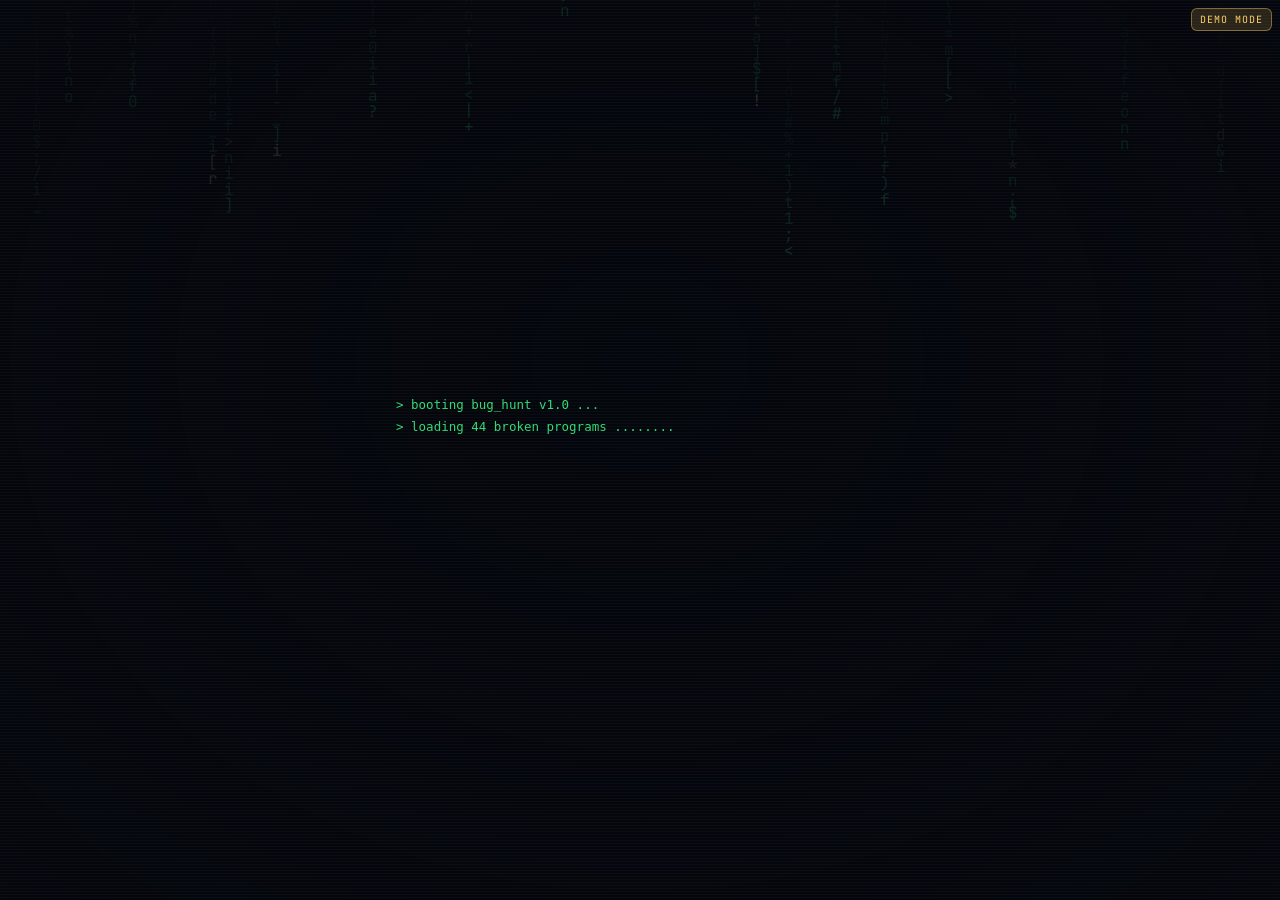
<file: bughunt/bughunt/index.html>
<!doctype html>
<html lang="en">
<head>
<meta charset="utf-8">
<meta name="viewport" content="width=device-width, initial-scale=1, maximum-scale=1, user-scalable=no, viewport-fit=cover">
<meta name="theme-color" content="#05070d">
<title>Bug Hunt · OSCode CIT</title>
<link rel="preconnect" href="https://fonts.googleapis.com">
<link rel="preconnect" href="https://fonts.gstatic.com" crossorigin>
<link href="https://fonts.googleapis.com/css2?family=JetBrains+Mono:wght@400;600;800&family=Space+Grotesk:wght@500;700&display=swap" rel="stylesheet">
<link rel="stylesheet" href="theme.css">
<style>
  body { overflow-x: hidden; }
  #app { position: relative; z-index: 1; max-width: 520px; margin: 0 auto; min-height: 100vh; min-height: 100dvh;
    padding: max(16px, env(safe-area-inset-top)) 16px max(16px, env(safe-area-inset-bottom)); display: flex; flex-direction: column; }
  .screen { display: none; flex: 1; flex-direction: column; justify-content: center; gap: 18px; }
  .screen.active { display: flex; animation: screenIn .5s cubic-bezier(.2,.8,.2,1); }
  @keyframes screenIn { from { opacity: 0; transform: translateY(16px); filter: blur(6px); } to { opacity: 1; transform: none; filter: none; } }
  .hidden { display: none !important; }

  /* Buttons */
  .btn { font: 700 16px var(--mono); padding: 16px 18px; border-radius: 12px; border: 1px solid var(--green);
    background: rgba(57,255,136,.08); color: var(--green); cursor: pointer; letter-spacing: .5px;
    transition: transform .12s, box-shadow .2s, background .2s; width: 100%; }
  .btn:active { transform: scale(.97); }
  .btn.primary { background: var(--green); color: #03140a; box-shadow: 0 0 30px rgba(57,255,136,.45), inset 0 -3px 0 rgba(0,0,0,.18); }
  .btn.primary:hover { box-shadow: 0 0 44px rgba(57,255,136,.65), inset 0 -3px 0 rgba(0,0,0,.18); }
  .btn.ghost { border-color: rgba(255,255,255,.14); color: var(--muted); background: rgba(255,255,255,.02); }

  /* Boot */
  #bootlog { color: var(--green); font-size: 12.5px; line-height: 1.75; white-space: pre-wrap; min-height: 112px; opacity: .85; }
  .club { color: var(--cyan); font-size: 12px; letter-spacing: 3px; text-transform: uppercase; }
  h1.glitch { font-size: clamp(46px, 15vw, 76px); letter-spacing: -2px; margin: 8px 0 6px; }
  .tag { color: var(--text); font: 500 17px var(--sans); opacity: .9; }
  .chips { display: flex; flex-wrap: wrap; gap: 8px; margin: 14px 0 22px; }
  .chip { font-size: 11px; padding: 6px 10px; border: 1px solid rgba(255,255,255,.12); border-radius: 999px; color: var(--muted); background: rgba(255,255,255,.03); }
  .chip b { color: var(--green); font-weight: 600; }

  /* Name */
  .prompt { color: var(--muted); font-size: 13px; letter-spacing: 1px; }
  .prompt b { color: var(--green); }
  .inputwrap { display: flex; align-items: center; gap: 10px; border-bottom: 2px solid var(--green); padding: 6px 2px;
    box-shadow: 0 10px 30px -18px var(--green); }
  .inputwrap span { color: var(--green); font-size: 22px; font-weight: 800; }
  #nameInput { flex: 1; font: 700 22px var(--mono); background: transparent; border: 0; outline: 0; color: #fff; caret-color: var(--green); padding: 8px 0; min-width: 0; }
  #nameInput::placeholder { color: #3a4659; }
  .err { color: var(--red); font-size: 12px; min-height: 16px; }

  /* Mode cards */
  h2.title { font: 700 26px var(--sans); color: #fff; }
  h2.title small { display: block; font: 400 13px var(--mono); color: var(--muted); margin-top: 6px; }
  .modes { display: grid; gap: 12px; }
  .mode { --accent: var(--green); position: relative; overflow: hidden; display: flex; align-items: center; gap: 14px; text-align: left;
    padding: 16px; border-radius: 16px; border: 1px solid rgba(255,255,255,.09); background: var(--panel); color: var(--text);
    cursor: pointer; transition: transform .15s, border-color .2s, box-shadow .2s; backdrop-filter: blur(8px); }
  .mode:hover, .mode:focus-visible { border-color: var(--accent); box-shadow: 0 0 0 1px var(--accent), 0 0 30px -8px var(--accent); outline: none; }
  .mode:active { transform: scale(.98); }
  .mode::after { content: ''; position: absolute; top: 0; bottom: 0; width: 60%; left: -80%;
    background: linear-gradient(100deg, transparent, rgba(255,255,255,.07), transparent); animation: sweep 3.6s infinite; }
  .mode:nth-child(2)::after { animation-delay: .6s; } .mode:nth-child(3)::after { animation-delay: 1.2s; }
  @keyframes sweep { 0% { left: -80%; } 40%, 100% { left: 130%; } }
  .mode .ic { flex: none; width: 54px; height: 54px; border-radius: 14px; display: grid; place-items: center; font: 800 18px var(--mono);
    color: var(--accent); background: color-mix(in srgb, var(--accent) 12%, transparent); border: 1px solid color-mix(in srgb, var(--accent) 35%, transparent); }
  .mode b { display: block; font: 700 19px var(--sans); color: #fff; }
  .mode small { color: var(--muted); font-size: 12px; }
  .mode .go { margin-left: auto; color: var(--accent); font-size: 20px; }
  .mode[data-mode="py"] { --accent: var(--yellow); }
  .mode[data-mode="c"] { --accent: var(--cyan); }
  .mode[data-mode="mix"] { --accent: var(--purple); }
  .rules { display: grid; grid-template-columns: 1fr 1fr; gap: 8px; }
  .rule { font-size: 11.5px; color: var(--muted); padding: 10px; border-radius: 10px; background: rgba(255,255,255,.03); border: 1px solid rgba(255,255,255,.06); }
  .rule b { display: block; color: var(--text); font-size: 13px; margin-bottom: 2px; }
  .pbline { text-align: center; color: var(--muted); font-size: 12px; }
  .pbline b { color: var(--yellow); }
  .linkbtn { background: none; border: 0; color: var(--muted); text-decoration: underline; font-size: 12px; cursor: pointer; }

  /* Countdown */
  #s-count { align-items: center; }
  #countNum { font: 800 150px var(--mono); color: var(--green); text-shadow: 0 0 40px rgba(57,255,136,.7); }
  #countNum.go { font-size: 90px; color: var(--yellow); text-shadow: 0 0 40px rgba(255,209,102,.7); }
  .pop { animation: pop .75s cubic-bezier(.2,.8,.2,1) forwards; }
  @keyframes pop { 0% { transform: scale(2.4); opacity: 0; filter: blur(12px); } 35% { transform: scale(1); opacity: 1; filter: none; } 80% { opacity: 1; } 100% { transform: scale(.85); opacity: 0; } }
  .count-sub { color: var(--muted); font-size: 13px; letter-spacing: 2px; }

  /* Game */
  #s-game { justify-content: flex-start; gap: 12px; padding-top: 4px; }
  .hud { display: grid; grid-template-columns: 1fr auto 1fr; align-items: end; gap: 8px; }
  .lbl { font-size: 10px; color: var(--muted); letter-spacing: 2px; text-transform: uppercase; }
  #score { font: 800 30px var(--mono); color: var(--green); text-shadow: 0 0 16px rgba(57,255,136,.45); display: inline-block; }
  #score.bump { animation: bump .35s; }
  @keyframes bump { 40% { transform: scale(1.3); } }
  .tbox { text-align: center; }
  #timer { font: 800 44px var(--mono); color: #fff; line-height: 1; }
  #timer.warn { color: var(--red); animation: pulse .5s infinite alternate; }
  @keyframes pulse { to { transform: scale(1.08); text-shadow: 0 0 20px rgba(255,77,109,.8); } }
  .sbox { text-align: right; }
  #streak { font: 800 20px var(--mono); color: var(--yellow); transition: transform .2s; }
  #mult { font-size: 11px; color: var(--yellow); opacity: .8; }
  .tbar { height: 6px; border-radius: 6px; background: rgba(255,255,255,.07); overflow: hidden; }
  .tbar i { display: block; height: 100%; width: 100%; transform-origin: left; background: linear-gradient(90deg, var(--cyan), var(--green)); box-shadow: 0 0 14px var(--green); }
  .tbar.warn i { background: linear-gradient(90deg, var(--red), var(--yellow)); box-shadow: 0 0 14px var(--red); }

  .card { background: rgba(9,14,25,.94); border: 1px solid rgba(255,255,255,.08); border-radius: 16px; overflow: hidden;
    box-shadow: 0 24px 60px rgba(0,0,0,.55), 0 0 0 1px rgba(57,255,136,.05), 0 0 50px -20px rgba(34,211,238,.4); }
  .card.shake { animation: shake .4s; }
  @keyframes shake { 20% { transform: translateX(-8px); } 40% { transform: translateX(7px); } 60% { transform: translateX(-5px); } 80% { transform: translateX(3px); } }
  .card.slide { animation: slideIn .35s cubic-bezier(.2,.8,.2,1); }
  @keyframes slideIn { from { opacity: 0; transform: translateX(30px) scale(.98); } }
  .card-head { display: flex; align-items: center; gap: 7px; padding: 11px 14px; background: rgba(255,255,255,.03); border-bottom: 1px solid rgba(255,255,255,.06); font-size: 12px; color: var(--muted); }
  .dot { width: 10px; height: 10px; border-radius: 50%; }
  .card-head .file { margin-left: 8px; color: var(--text); }
  .card-head .num { margin-left: auto; color: var(--green); }
  .lang-py .file::before { content: '🐍 '; } .lang-c .file::before { content: '⚙️ '; }
  .lines { padding: 8px 0; }
  .line { display: flex; align-items: flex-start; width: 100%; min-height: 42px; text-align: left; background: transparent; border: 0;
    border-left: 3px solid transparent; color: var(--text); font: 400 clamp(12.5px, 3.8vw, 15.5px)/1.55 var(--mono);
    padding: 9px 12px 9px 0; cursor: pointer; transition: background .15s; position: relative; }
  .line .ln { width: 36px; flex: none; text-align: right; padding-right: 12px; color: #3a4860; user-select: none; }
  .line .code { flex: 1; white-space: pre-wrap; word-break: break-word; }
  .line:active { background: rgba(255,255,255,.06); }
  @media (hover: hover) { .line:hover { background: rgba(34,211,238,.07); border-left-color: rgba(34,211,238,.5); } }
  .lines.enter .line { animation: lineIn .38s both; animation-delay: calc(var(--i) * 45ms); }
  @keyframes lineIn { from { opacity: 0; transform: translateX(-14px); filter: blur(3px); } }
  .line.ok { background: rgba(57,255,136,.15) !important; border-left-color: var(--green) !important; }
  .line.ok .ln { color: var(--green); }
  .line.bad { background: rgba(255,77,109,.17) !important; border-left-color: var(--red) !important; animation: shake .35s !important; }
  .line.dim { opacity: .35; }
  .line.ok::after { content: '✓ bug'; position: absolute; right: 10px; top: 9px; font-size: 11px; color: var(--green); font-weight: 800; }
  .fixbar { min-height: 52px; display: flex; align-items: center; gap: 8px; padding: 12px 14px; font-size: 13px; line-height: 1.45;
    border-top: 1px solid rgba(255,255,255,.06); color: var(--muted); }
  .fixbar.good { color: var(--green); background: rgba(57,255,136,.06); }
  .fixbar.bad { color: #ff9aae; background: rgba(255,77,109,.06); }
  .gamefoot { display: flex; justify-content: space-between; align-items: center; gap: 10px; }
  .gamefoot .hint { color: var(--muted); font-size: 11.5px; }
  #btnSkip { width: auto; padding: 10px 16px; font-size: 13px; }

  .float { position: fixed; z-index: 70; pointer-events: none; font: 800 24px var(--mono); animation: floatUp .95s cubic-bezier(.2,.8,.2,1) forwards; transform: translate(-50%, -50%); }
  @keyframes floatUp { to { transform: translate(-50%, -140%); opacity: 0; } }
  .combo { position: fixed; z-index: 70; left: 50%; top: 42%; transform: translate(-50%,-50%); pointer-events: none;
    font: 800 34px var(--mono); color: var(--yellow); text-shadow: 0 0 30px rgba(255,209,102,.8); animation: comboPop 1s forwards; white-space: nowrap; }
  @keyframes comboPop { 0% { opacity: 0; transform: translate(-50%,-50%) scale(.4); } 25% { opacity: 1; transform: translate(-50%,-50%) scale(1.1); } 70% { opacity: 1; } 100% { opacity: 0; transform: translate(-50%,-90%) scale(1); } }
  .flash-red { position: fixed; inset: 0; z-index: 40; pointer-events: none; box-shadow: inset 0 0 120px rgba(255,77,109,.55); animation: fade .5s forwards; }
  @keyframes fade { to { opacity: 0; } }

  /* Results */
  #s-result { text-align: center; }
  #s-result h2.glitch { font-size: clamp(38px, 12vw, 54px); }
  .final { font: 800 clamp(72px, 24vw, 108px) var(--mono); color: #fff; line-height: 1; text-shadow: 0 0 40px rgba(57,255,136,.5); }
  .final small { font-size: 18px; color: var(--muted); margin-left: 6px; }
  .pb-banner { display: inline-block; margin: 0 auto; padding: 8px 16px; border-radius: 999px; font-weight: 800; font-size: 13px; letter-spacing: 2px;
    color: #1a1200; background: linear-gradient(90deg, var(--yellow), #ffe9a8, var(--yellow)); background-size: 200% 100%; animation: shine 1.5s linear infinite;
    box-shadow: 0 0 30px rgba(255,209,102,.6); }
  @keyframes shine { to { background-position: -200% 0; } }
  .stats { display: grid; grid-template-columns: repeat(4, 1fr); gap: 8px; }
  .stat { padding: 12px 6px; border-radius: 12px; background: var(--panel); border: 1px solid rgba(255,255,255,.07); }
  .stat b { display: block; font-size: 20px; color: #fff; }
  .stat span { font-size: 9.5px; color: var(--muted); letter-spacing: 1px; text-transform: uppercase; }
  .rankbox { padding: 16px; border-radius: 14px; border: 1px solid var(--edge); background: rgba(57,255,136,.05); font-size: 14px; line-height: 1.6; }
  .rankbox .big { font: 800 30px var(--mono); color: var(--green); }
  .rankbox .note { color: var(--muted); font-size: 12px; }
  .rankbox.err { border-color: rgba(255,77,109,.4); background: rgba(255,77,109,.06); color: #ffb3c1; }
  .row2 { display: grid; grid-template-columns: 1fr 1fr; gap: 10px; }
  .demo-badge { position: fixed; top: 8px; right: 8px; z-index: 80; font-size: 10px; padding: 4px 8px; border-radius: 6px; background: rgba(255,209,102,.15); color: var(--yellow); border: 1px solid rgba(255,209,102,.4); letter-spacing: 1px; }
</style>
</head>
<body>
<canvas id="matrix" class="matrix"></canvas>
<div class="vignette"></div>
<div class="scanlines"></div>

<main id="app">
  <!-- BOOT / TITLE -->
  <section class="screen active" id="s-boot">
    <pre id="bootlog"></pre>
    <div id="titleWrap" class="hidden">
      <div class="club" id="clubName">OSCode CIT // presents</div>
      <h1 class="glitch" data-text="BUG_HUNT">BUG_HUNT</h1>
      <p class="tag">Find the bug. Fix the code. Top the board.</p>
      <div class="chips">
        <span class="chip"><b>60s</b> per game</span>
        <span class="chip"><b>Python</b> or <b>C</b></span>
        <span class="chip">no coding needed</span>
      </div>
      <button class="btn primary" id="btnStart">[ start hunting ]</button>
    </div>
  </section>

  <!-- NAME -->
  <section class="screen" id="s-name">
    <div class="prompt"><b>&gt;</b> whoami</div>
    <h2 class="title">Pick a hacker name<small>This shows up on the big screen. Keep it friendly!</small></h2>
    <div class="inputwrap"><span>$</span><input id="nameInput" maxlength="16" autocomplete="off" autocapitalize="off" autocorrect="off" spellcheck="false" placeholder="code_ninja" enterkeyhint="go"></div>
    <div class="err" id="nameErr"></div>
    <button class="btn primary" id="btnName">continue →</button>
  </section>

  <!-- MODE -->
  <section class="screen" id="s-mode">
    <h2 class="title">Choose your language<small id="helloName">hey there</small></h2>
    <div class="modes">
      <button class="mode" data-mode="py"><span class="ic">.py</span><span><b>Python</b><small>Friendliest. Great if you're new.</small></span><span class="go">›</span></button>
      <button class="mode" data-mode="c"><span class="ic">.c</span><span><b>C</b><small>Semicolons, brackets &amp; printf.</small></span><span class="go">›</span></button>
      <button class="mode" data-mode="mix"><span class="ic">{ }</span><span><b>Mixed</b><small>Both languages, random order.</small></span><span class="go">›</span></button>
    </div>
    <div class="rules">
      <div class="rule"><b>👆 Tap the bug</b>Tap the one line that's broken</div>
      <div class="rule"><b>+10 per bug</b>Streak of 3 = 1.5×, 5 = 2×</div>
      <div class="rule"><b>✗ Wrong tap</b>Lose <span id="penTxt">3</span> seconds</div>
      <div class="rule"><b>⏭ Skip</b>Stuck? Skip it, no penalty</div>
    </div>
    <div class="pbline">your best: <b id="pbMode">0</b> pts · <button class="linkbtn" id="btnRename">change name</button></div>
  </section>

  <!-- COUNTDOWN -->
  <section class="screen" id="s-count">
    <div id="countNum">3</div>
    <div class="count-sub">GET READY</div>
  </section>

  <!-- GAME -->
  <section class="screen" id="s-game">
    <div class="hud">
      <div><div class="lbl">score</div><span id="score">0</span></div>
      <div class="tbox"><div class="lbl">time</div><div id="timer">60</div></div>
      <div class="sbox"><div class="lbl">streak</div><div id="streak">0</div><div id="mult">&nbsp;</div></div>
    </div>
    <div class="tbar" id="tbar"><i id="tfill"></i></div>
    <div class="card" id="card">
      <div class="card-head" id="cardHead">
        <span class="dot" style="background:#ff5f57"></span><span class="dot" style="background:#febc2e"></span><span class="dot" style="background:#28c840"></span>
        <span class="file" id="fileName">main.py</span><span class="num" id="bugNum">bug #1</span>
      </div>
      <div class="lines" id="lines"></div>
      <div class="fixbar" id="fixbar">👆 Tap the line that has the bug</div>
    </div>
    <div class="gamefoot">
      <span class="hint" id="gameHint">Only one line is wrong.</span>
      <button class="btn ghost" id="btnSkip">skip ⏭</button>
    </div>
  </section>

  <!-- RESULT -->
  <section class="screen" id="s-result">
    <h2 class="glitch" data-text="TIME_UP">TIME_UP</h2>
    <div class="final"><span id="finalScore">0</span><small>pts</small></div>
    <div><span id="pbBanner" class="pb-banner hidden">★ NEW HIGH SCORE ★</span></div>
    <div class="stats">
      <div class="stat"><b id="stFixed">0</b><span>bugs found</span></div>
      <div class="stat"><b id="stAcc">0%</b><span>accuracy</span></div>
      <div class="stat"><b id="stStreak">0</b><span>best streak</span></div>
      <div class="stat"><b id="stBest">0</b><span>your best</span></div>
    </div>
    <div class="rankbox" id="rankBox">uploading score…</div>
    <div class="row2">
      <button class="btn primary" id="btnAgain">play again ↻</button>
      <button class="btn" id="btnChange">change lang</button>
    </div>
  </section>
</main>

<script src="config.js"></script>
<script src="questions.js"></script>
<script src="api.js"></script>
<script src="fx.js"></script>
<script>
(function () {
  const C = BH.config;
  const ROUND = (C.ROUND_SECONDS || 60) * 1000;
  const PEN = (C.WRONG_PENALTY_SECONDS || 3) * 1000;
  const $ = s => document.querySelector(s);
  const sleep = ms => new Promise(r => setTimeout(r, ms));

  FX.matrix($('#matrix'), { fps: 18 });
  if (!BH.live) { const b = document.createElement('div'); b.className = 'demo-badge'; b.textContent = 'DEMO MODE'; document.body.appendChild(b); }
  $('#clubName').textContent = (C.CLUB_NAME || 'OSCode CIT') + ' // presents';
  $('#penTxt').textContent = C.WRONG_PENALTY_SECONDS || 3;

  // ---------- player identity ----------
  let pid = BH.lsGet('bh_pid', null);
  if (!pid) { pid = (crypto.randomUUID ? crypto.randomUUID() : Date.now().toString(36) + Math.random().toString(36).slice(2)); BH.lsSet('bh_pid', pid); }
  const S = { name: BH.lsGet('bh_name', ''), mode: 'py' };

  function show(id) { document.querySelectorAll('.screen').forEach(s => s.classList.toggle('active', s.id === id)); window.scrollTo(0, 0); }

  // ---------- syntax highlighting ----------
  const KW = {
    py: new Set('def return if elif else for while in import from as and or not True False None class pass break continue'.split(' ')),
    c: new Set('int float char double void return if else for while do break continue struct const unsigned long short'.split(' ')),
  };
  function hl(src, lang) {
    if (lang === 'c' && /^\s*#/.test(src)) return '<span class="t-pp">' + BH.esc(src) + '</span>';
    const re = lang === 'py'
      ? /(#.*$)|("[^"]*"?|'[^']*'?)|(\b\d+(?:\.\d+)?\b)|([A-Za-z_]\w*)|([\s\S])/g
      : /(\/\/.*$)|("[^"]*"?|'[^']*'?)|(\b\d+(?:\.\d+)?\b)|([A-Za-z_]\w*)|([\s\S])/g;
    let out = '', m;
    while ((m = re.exec(src))) {
      const [t, com, str, num, id] = m;
      const e = BH.esc(t);
      if (com) out += '<span class="t-com">' + e + '</span>';
      else if (str) out += '<span class="t-str">' + e + '</span>';
      else if (num) out += '<span class="t-num">' + e + '</span>';
      else if (id) {
        if (KW[lang].has(id)) out += '<span class="t-kw">' + e + '</span>';
        else if (src[re.lastIndex] === '(') out += '<span class="t-fn">' + e + '</span>';
        else out += e;
      } else out += e;
    }
    return out;
  }

  // ---------- boot ----------
  let skipBoot = false;
  const total = QUESTIONS.py.length + QUESTIONS.c.length;
  const bootLines = [
    '> booting bug_hunt v1.0 ...',
    '> loading ' + total + ' broken programs ........ ok',
    '> warning: chocolate at stake 🍫',
    '> leaderboard: ' + (BH.live ? 'online ●' : 'demo mode (local)'),
    '> ready.',
  ];
  async function boot() {
    const el = $('#bootlog');
    for (const line of bootLines) {
      for (const ch of line) { el.textContent += ch; if (!skipBoot) await sleep(14); }
      el.textContent += '\n'; if (!skipBoot) await sleep(110);
    }
    $('#titleWrap').classList.remove('hidden');
    $('#titleWrap').animate([{ opacity: 0, transform: 'translateY(12px)' }, { opacity: 1, transform: 'none' }], { duration: 500, easing: 'cubic-bezier(.2,.8,.2,1)' });
  }
  $('#s-boot').addEventListener('pointerdown', () => { skipBoot = true; });
  boot();

  $('#btnStart').onclick = () => {
    if (S.name) { goMode(); } else { show('s-name'); setTimeout(() => $('#nameInput').focus(), 300); }
  };

  // ---------- name ----------
  $('#nameInput').value = S.name;
  function saveName() {
    const v = $('#nameInput').value.trim().replace(/\s+/g, ' ');
    if (v.length < 2) { $('#nameErr').textContent = 'At least 2 characters please'; return; }
    if (v.length > 16) { $('#nameErr').textContent = 'Max 16 characters'; return; }
    $('#nameErr').textContent = '';
    S.name = v; BH.lsSet('bh_name', v);
    $('#nameInput').blur();
    goMode();
  }
  $('#btnName').onclick = saveName;
  $('#nameInput').addEventListener('keydown', e => { if (e.key === 'Enter') saveName(); });
  $('#btnRename').onclick = () => { show('s-name'); setTimeout(() => $('#nameInput').focus(), 300); };

  // ---------- mode ----------
  function goMode() {
    $('#helloName').textContent = 'hey ' + S.name + ', pick one to start';
    $('#pbMode').textContent = BH.lsGet('bh_best', 0);
    show('s-mode');
  }
  document.querySelectorAll('.mode').forEach(b => b.onclick = () => { S.mode = b.dataset.mode; countdown(); });

  // ---------- countdown ----------
  async function countdown() {
    show('s-count');
    const el = $('#countNum');
    for (const v of ['3', '2', '1', 'HUNT!']) {
      el.textContent = v; el.classList.toggle('go', v === 'HUNT!');
      el.classList.remove('pop'); void el.offsetWidth; el.classList.add('pop');
      await sleep(v === 'HUNT!' ? 600 : 750);
    }
    startGame();
  }

  // ---------- game ----------
  const G = {};
  function shuffle(a) { for (let i = a.length - 1; i > 0; i--) { const j = (Math.random() * (i + 1)) | 0; [a[i], a[j]] = [a[j], a[i]]; } return a; }
  function buildQueue() {
    const tag = (arr, lang) => arr.map(q => Object.assign({ lang }, q));
    if (G.mode === 'py') return shuffle(tag(QUESTIONS.py, 'py'));
    if (G.mode === 'c') return shuffle(tag(QUESTIONS.c, 'c'));
    return shuffle(tag(QUESTIONS.py, 'py').concat(tag(QUESTIONS.c, 'c')));
  }

  function startGame() {
    Object.assign(G, { mode: S.mode, score: 0, streak: 0, bestStreak: 0, correct: 0, attempts: 0, n: 0,
      remaining: ROUND, running: true, paused: false, queue: buildQueue(), qi: 0, last: performance.now() });
    $('#score').textContent = '0'; updateStreak();
    show('s-game');
    nextQuestion(true);
    requestAnimationFrame(loop);
  }

  function loop(t) {
    if (!G.running) return;
    const dt = Math.min(100, t - G.last); G.last = t;
    if (!G.paused && !document.hidden) G.remaining -= dt;
    renderTimer();
    if (G.remaining <= 0 && !G.paused) { endGame(); return; }
    requestAnimationFrame(loop);
  }

  function renderTimer() {
    const r = Math.max(0, G.remaining);
    const secs = Math.ceil(r / 1000);
    const tEl = $('#timer');
    if (tEl.textContent !== String(secs)) tEl.textContent = secs;
    const warn = r <= 10000;
    tEl.classList.toggle('warn', warn);
    $('#tbar').classList.toggle('warn', warn);
    $('#tfill').style.transform = 'scaleX(' + (r / ROUND) + ')';
  }

  function nextQuestion(first) {
    if (G.qi >= G.queue.length) { G.queue = buildQueue(); G.qi = 0; }
    const q = G.current = G.queue[G.qi++];
    G.n++;
    $('#cardHead').className = 'card-head lang-' + q.lang;
    $('#fileName').textContent = q.lang === 'py' ? 'main.py' : 'main.c';
    $('#bugNum').textContent = 'bug #' + G.n;
    const box = $('#lines');
    box.innerHTML = q.code.map((line, i) =>
      '<button class="line" data-i="' + i + '" style="--i:' + i + '"><span class="ln">' + (i + 1) + '</span><span class="code">' + (hl(line, q.lang) || ' ') + '</span></button>'
    ).join('');
    box.classList.remove('enter'); void box.offsetWidth; box.classList.add('enter');
    const fb = $('#fixbar'); fb.className = 'fixbar'; fb.textContent = '👆 Tap the line that has the bug';
    if (!first) { const card = $('#card'); card.classList.remove('slide'); void card.offsetWidth; card.classList.add('slide'); }
  }

  function floatText(txt, x, y, color) {
    const f = document.createElement('div'); f.className = 'float'; f.textContent = txt;
    f.style.left = x + 'px'; f.style.top = y + 'px'; f.style.color = color;
    f.style.textShadow = '0 0 18px ' + color;
    document.body.appendChild(f); setTimeout(() => f.remove(), 1000);
  }
  function combo(txt) {
    const c = document.createElement('div'); c.className = 'combo'; c.textContent = txt;
    document.body.appendChild(c); setTimeout(() => c.remove(), 1000);
  }
  function updateStreak() {
    const m = G.streak >= 5 ? 2 : G.streak >= 3 ? 1.5 : 1;
    $('#streak').textContent = (G.streak >= 3 ? '🔥 ' : '') + G.streak;
    $('#mult').textContent = m > 1 ? m + '× points' : ' ';
    return m;
  }

  $('#lines').addEventListener('click', e => {
    const btn = e.target.closest('.line');
    if (!btn || !G.running || G.paused) return;
    const i = +btn.dataset.i, q = G.current;
    const rect = btn.getBoundingClientRect();
    const fb = $('#fixbar');
    G.attempts++;
    G.paused = true;
    const lines = [...document.querySelectorAll('#lines .line')];

    if (i === q.bug) {
      G.correct++; G.streak++; G.bestStreak = Math.max(G.bestStreak, G.streak);
      const mult = updateStreak();
      const pts = Math.round(10 * mult);
      G.score += pts;
      const sc = $('#score'); sc.textContent = G.score; sc.classList.remove('bump'); void sc.offsetWidth; sc.classList.add('bump');
      btn.classList.add('ok');
      lines.forEach((l, k) => { if (k !== i) l.classList.add('dim'); });
      fb.className = 'fixbar good'; fb.textContent = '✓ ' + q.fix;
      floatText('+' + pts, rect.left + rect.width * 0.7, rect.top + rect.height / 2, '#39ff88');
      FX.burst(rect.left + rect.width * 0.5, rect.top + rect.height / 2, {});
      if (G.streak === 3) combo('🔥 ON FIRE 1.5×');
      else if (G.streak === 5) combo('⚡ UNSTOPPABLE 2×');
      else if (G.streak > 5 && G.streak % 5 === 0) combo('👾 ' + G.streak + ' IN A ROW');
      if (navigator.vibrate) navigator.vibrate(20);
      setTimeout(resume, 900);
    } else {
      G.streak = 0; updateStreak();
      G.remaining -= PEN;
      btn.classList.add('bad');
      lines[q.bug].classList.add('ok');
      lines.forEach((l, k) => { if (k !== i && k !== q.bug) l.classList.add('dim'); });
      fb.className = 'fixbar bad'; fb.textContent = '✗ Bug was on line ' + (q.bug + 1) + ': ' + q.fix;
      const card = $('#card'); card.classList.remove('shake'); void card.offsetWidth; card.classList.add('shake');
      const tr = $('#timer').getBoundingClientRect();
      floatText('−' + (PEN / 1000) + 's', tr.left + tr.width / 2, tr.bottom + 10, '#ff4d6d');
      const fl = document.createElement('div'); fl.className = 'flash-red'; document.body.appendChild(fl); setTimeout(() => fl.remove(), 520);
      if (navigator.vibrate) navigator.vibrate([60, 40, 60]);
      setTimeout(resume, 1900);
    }
  });

  function resume() {
    if (!G.running) return;
    G.paused = false;
    if (G.remaining <= 0) { endGame(); return; }
    nextQuestion(false);
  }

  $('#btnSkip').onclick = () => {
    if (!G.running || G.paused) return;
    G.streak = 0; updateStreak();
    nextQuestion(false);
  };

  // ---------- results ----------
  async function endGame() {
    if (!G.running) return;
    G.running = false;
    const prevBest = BH.lsGet('bh_best', 0);
    const isPB = G.score > prevBest && G.score > 0;
    const best = Math.max(prevBest, G.score);
    BH.lsSet('bh_best', best);

    show('s-result');
    $('#pbBanner').classList.toggle('hidden', !isPB);
    $('#stFixed').textContent = G.correct;
    $('#stAcc').textContent = (G.attempts ? Math.round(100 * G.correct / G.attempts) : 0) + '%';
    $('#stStreak').textContent = G.bestStreak;
    $('#stBest').textContent = best;
    countUp($('#finalScore'), G.score);
    if (isPB) setTimeout(() => FX.confetti(180), 500);

    G.row = { player_id: pid, name: S.name, score: G.score, mode: G.mode, correct: G.correct };
    sync();
  }

  function countUp(el, to) {
    const dur = 900, t0 = performance.now();
    (function step(t) {
      const p = Math.min(1, (t - t0) / dur), e = 1 - Math.pow(1 - p, 3);
      el.textContent = Math.round(to * e);
      if (p < 1) requestAnimationFrame(step);
    })(t0);
  }

  async function sync() {
    const box = $('#rankBox');
    box.className = 'rankbox'; box.innerHTML = 'uploading score<span class="caret"></span>';
    try {
      await BH.submit(G.row);
      const ranked = BH.bestPerPlayer(await BH.all());
      const idx = ranked.findIndex(r => r.player_id === pid);
      const rank = idx + 1, totalP = ranked.length;
      let html = '<div class="big">#' + rank + '</div>out of ' + totalP + ' hunter' + (totalP === 1 ? '' : 's');
      if (rank === 1) html += '<div class="note">👑 You\'re leading! Check the big screen 🍫</div>';
      else if (rank <= 3) html += '<div class="note">🍫 Chocolate zone! Can you take #1? Leader has ' + ranked[0].score + ' pts</div>';
      else if (rank <= 10) html += '<div class="note">You\'re on the big screen! #1 has ' + ranked[0].score + ' pts</div>';
      else if (ranked[9]) html += '<div class="note">Top 10 needs ' + (ranked[9].score + 1) + ' pts. One more try?</div>';
      box.innerHTML = html;
    } catch (e) {
      box.className = 'rankbox err';
      box.innerHTML = 'Couldn\'t reach the leaderboard (check Wi-Fi/data).<br><button class="btn" id="btnRetry" style="margin-top:10px">retry upload</button>';
      $('#btnRetry').onclick = sync;
    }
  }

  $('#btnAgain').onclick = () => countdown();
  $('#btnChange').onclick = () => goMode();
})();
</script>
</body>
</html>
</file>
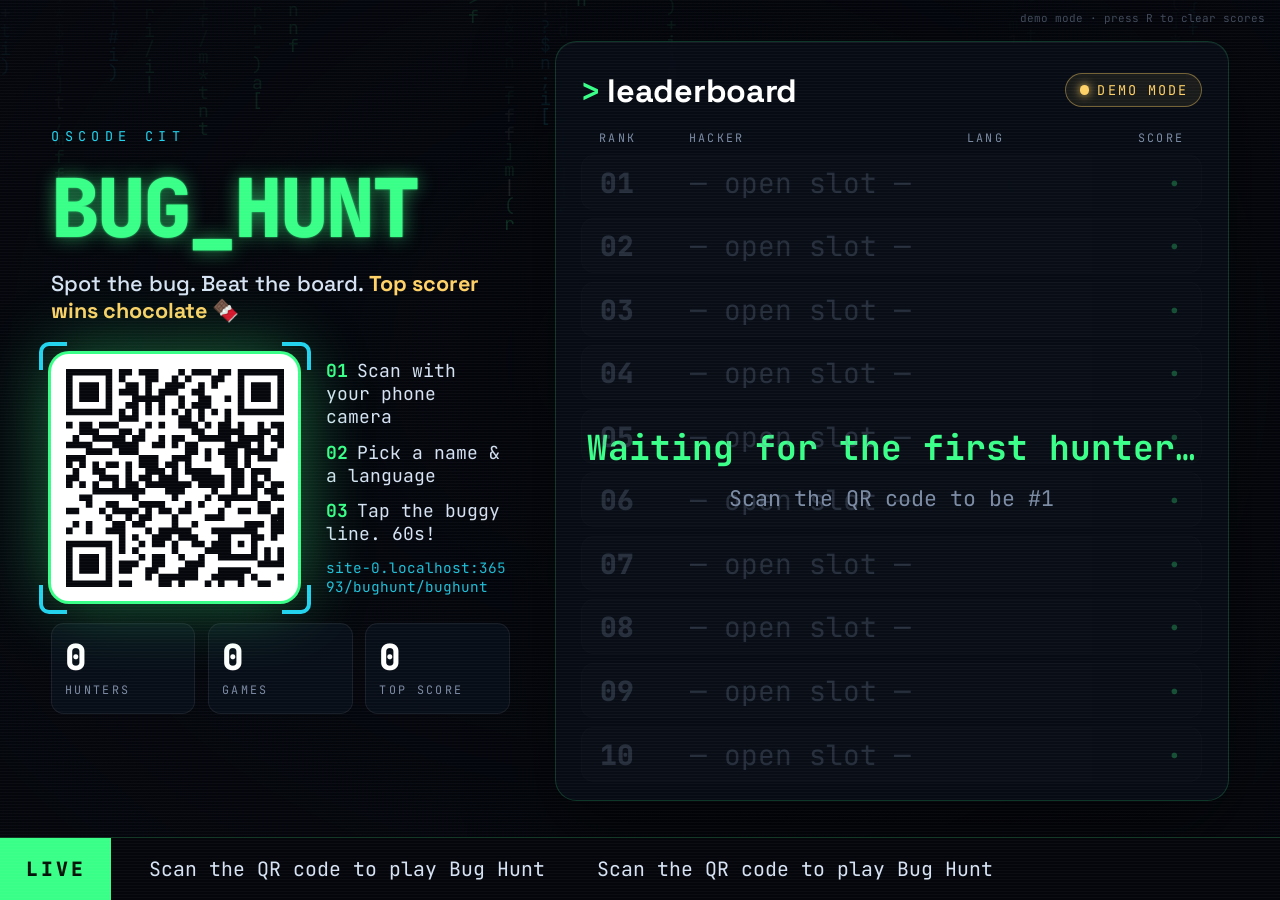
<file: bughunt/bughunt/board.html>
<!doctype html>
<html lang="en">
<head>
<meta charset="utf-8">
<meta name="viewport" content="width=device-width, initial-scale=1">
<title>Bug Hunt · Leaderboard</title>
<link rel="preconnect" href="https://fonts.googleapis.com">
<link rel="preconnect" href="https://fonts.gstatic.com" crossorigin>
<link href="https://fonts.googleapis.com/css2?family=JetBrains+Mono:wght@400;600;800&family=Space+Grotesk:wght@500;700&display=swap" rel="stylesheet">
<link rel="stylesheet" href="theme.css">
<style>
  html, body { height: 100%; overflow: hidden; }
  .wrap { position: relative; z-index: 1; height: 100vh; display: grid; grid-template-columns: minmax(0, .85fr) minmax(0, 1.25fr);
    gap: 3.5vw; padding: 4.5vh 4vw 11vh; }

  /* LEFT */
  .left { display: flex; flex-direction: column; justify-content: center; gap: 2.4vh; min-width: 0; }
  .club { color: var(--cyan); font-size: clamp(12px, 1.5vh, 20px); letter-spacing: .4em; text-transform: uppercase; }
  h1.glitch { font-size: clamp(44px, 9vh, 120px); letter-spacing: -.04em; }
  .tag { font: 500 clamp(15px, 2.4vh, 30px) var(--sans); color: var(--text); }
  .tag b { color: var(--yellow); }
  .qrzone { display: flex; align-items: center; gap: 2.2vw; margin-top: 1vh; }
  .qr-frame { position: relative; padding: 1.6vh; background: #fff; border-radius: 2vh; flex: none;
    box-shadow: 0 0 0 3px var(--green), 0 0 70px rgba(57,255,136,.4); animation: breathe 3s ease-in-out infinite; }
  @keyframes breathe { 50% { box-shadow: 0 0 0 3px var(--green), 0 0 110px rgba(57,255,136,.6); } }
  #qr { line-height: 0; }
  #qr img, #qr canvas { display: block; }
  .scanline { position: absolute; left: 1vh; right: 1vh; height: 4px; border-radius: 4px; background: var(--green);
    box-shadow: 0 0 18px 4px rgba(57,255,136,.7); animation: scan 2.4s ease-in-out infinite alternate; opacity: .85; }
  @keyframes scan { from { top: 8%; } to { top: 90%; } }
  .corner { position: absolute; width: 3.2vh; height: 3.2vh; border: 4px solid var(--cyan); }
  .c1 { top: -1.4vh; left: -1.4vh; border-right: 0; border-bottom: 0; border-radius: 10px 0 0 0; }
  .c2 { top: -1.4vh; right: -1.4vh; border-left: 0; border-bottom: 0; border-radius: 0 10px 0 0; }
  .c3 { bottom: -1.4vh; left: -1.4vh; border-right: 0; border-top: 0; border-radius: 0 0 0 10px; }
  .c4 { bottom: -1.4vh; right: -1.4vh; border-left: 0; border-top: 0; border-radius: 0 0 10px 0; }
  .scanhow { display: flex; flex-direction: column; gap: 1.4vh; min-width: 0; flex: 1; }
  .step { font-size: clamp(13px, 2vh, 26px); color: var(--text); }
  .step b { color: var(--green); margin-right: .5em; }
  .url { font-size: clamp(11px, 1.6vh, 20px); color: var(--cyan); word-break: break-all; opacity: .9; }
  .stats { display: grid; grid-template-columns: repeat(3, 1fr); gap: 1vw; }
  .stat { padding: 1.6vh 1vw; border-radius: 1.4vh; background: var(--panel); border: 1px solid rgba(255,255,255,.07); }
  .stat b { display: block; font: 800 clamp(20px, 4vh, 52px) var(--mono); color: #fff; line-height: 1.1; }
  .stat span { font-size: clamp(9px, 1.3vh, 15px); color: var(--muted); letter-spacing: .2em; text-transform: uppercase; }

  /* RIGHT */
  .right { display: flex; flex-direction: column; min-width: 0; min-height: 0; background: rgba(8,13,24,.78); border: 1px solid var(--edge);
    border-radius: 2.4vh; padding: 3vh 2vw 2vh; backdrop-filter: blur(10px);
    box-shadow: 0 30px 80px rgba(0,0,0,.6), inset 0 1px 0 rgba(255,255,255,.04); }
  .rhead { display: flex; align-items: center; gap: 1vw; margin-bottom: 2vh; }
  .rhead h2 { font: 700 clamp(18px, 3.6vh, 46px) var(--sans); color: #fff; letter-spacing: -.01em; }
  .rhead .prompt { color: var(--green); font-family: var(--mono); }
  .pill { margin-left: auto; display: inline-flex; align-items: center; gap: .6em; font-size: clamp(10px, 1.5vh, 18px); padding: .5em 1em; border-radius: 999px;
    border: 1px solid rgba(57,255,136,.4); color: var(--green); background: rgba(57,255,136,.08); letter-spacing: .15em; }
  .pill i { width: .7em; height: .7em; border-radius: 50%; background: currentColor; box-shadow: 0 0 10px currentColor; animation: blink 1.2s steps(1) infinite; }
  .pill.demo { color: var(--yellow); border-color: rgba(255,209,102,.4); background: rgba(255,209,102,.08); }
  .pill.off { color: var(--red); border-color: rgba(255,77,109,.4); background: rgba(255,77,109,.08); }
  .cols { display: grid; grid-template-columns: 6vw 1fr 7vw 9vw; gap: 1vw; padding: 0 1.4vw 1vh; font-size: clamp(9px, 1.3vh, 15px); color: var(--muted); letter-spacing: .2em; text-transform: uppercase; }
  .cols span:last-child { text-align: right; }
  #list { position: relative; flex: 1; min-height: 0; display: flex; flex-direction: column; gap: .9vh; }
  .row { display: grid; grid-template-columns: 6vw 1fr 7vw 9vw; gap: 1vw; align-items: center; flex: 1; max-height: 7.2vh;
    padding: 0 1.4vw; border-radius: 1.4vh; background: rgba(255,255,255,.03); border: 1px solid rgba(255,255,255,.05);
    font-size: clamp(14px, 3.1vh, 40px); will-change: transform; }
  .row .rk { font-weight: 800; color: var(--muted); }
  .row .nm { color: #fff; white-space: nowrap; overflow: hidden; text-overflow: ellipsis; font-weight: 600; }
  .row .md { font-size: .5em; justify-self: start; padding: .35em .8em; border-radius: 999px; border: 1px solid rgba(255,255,255,.14); color: var(--muted); letter-spacing: .1em; }
  .row .md.py { color: var(--yellow); border-color: rgba(255,209,102,.4); }
  .row .md.c { color: var(--cyan); border-color: rgba(34,211,238,.4); }
  .row .md.mix { color: var(--purple); border-color: rgba(179,136,255,.4); }
  .row .sc { text-align: right; font-weight: 800; color: var(--green); font-variant-numeric: tabular-nums; }
  .row.r1 { background: linear-gradient(90deg, rgba(255,209,102,.22), rgba(255,209,102,.03)); border-color: rgba(255,209,102,.55); box-shadow: 0 0 40px -10px rgba(255,209,102,.5); }
  .row.r1 .rk, .row.r1 .sc { color: var(--yellow); }
  .row.r2 { background: linear-gradient(90deg, rgba(215,227,244,.14), rgba(215,227,244,.02)); border-color: rgba(215,227,244,.35); }
  .row.r3 { background: linear-gradient(90deg, rgba(255,160,100,.16), rgba(255,160,100,.02)); border-color: rgba(255,160,100,.4); }
  .row.empty { opacity: .28; }
  .row.empty .nm { color: var(--muted); font-weight: 400; }
  .waiting { position: absolute; inset: 0; display: grid; place-items: center; text-align: center; color: var(--muted); font-size: clamp(14px, 2.4vh, 30px); pointer-events: none; }
  .waiting b { color: var(--green); display: block; font-size: 1.6em; margin-bottom: .4em; }

  /* Ticker */
  .ticker { position: fixed; left: 0; right: 0; bottom: 0; height: 7vh; z-index: 2; display: flex; align-items: center; overflow: hidden;
    background: rgba(5,7,13,.92); border-top: 1px solid var(--edge); font-size: clamp(12px, 2.2vh, 28px); }
  .ticker .label { flex: none; height: 100%; display: flex; align-items: center; padding: 0 2vw; background: var(--green); color: #03140a; font-weight: 800; letter-spacing: .15em; z-index: 1; }
  .ticker .track { display: flex; gap: 4vw; white-space: nowrap; padding-left: 3vw; animation: marquee 40s linear infinite; }
  .ticker .track span b { color: var(--green); }
  .ticker .track span em { color: var(--muted); font-style: normal; }
  @keyframes marquee { from { transform: translateX(0); } to { transform: translateX(-50%); } }

  /* New leader overlay */
  .announce { position: fixed; inset: 0; z-index: 55; display: grid; place-items: center; background: rgba(5,7,13,.78); backdrop-filter: blur(6px);
    opacity: 0; pointer-events: none; transition: opacity .35s; }
  .announce.on { opacity: 1; }
  .announce .inner { text-align: center; transform: scale(.8); transition: transform .5s cubic-bezier(.2,1.4,.3,1); }
  .announce.on .inner { transform: scale(1); }
  .announce .crown { font-size: 12vh; }
  .announce .t { font: 800 4vh var(--mono); color: var(--yellow); letter-spacing: .3em; }
  .announce .n { font: 800 12vh var(--mono); color: #fff; text-shadow: 0 0 60px rgba(255,209,102,.7); line-height: 1.1; max-width: 90vw; overflow: hidden; text-overflow: ellipsis; white-space: nowrap; }
  .announce .s { font: 700 5vh var(--mono); color: var(--green); }
  .hint-key { position: fixed; top: 1.2vh; right: 1.2vw; z-index: 3; font-size: 11px; color: rgba(122,138,163,.5); }
</style>
</head>
<body>
<canvas id="matrix" class="matrix"></canvas>
<div class="vignette"></div>
<div class="scanlines"></div>

<div class="wrap">
  <section class="left">
    <div class="club" id="club">OSCode CIT</div>
    <h1 class="glitch" data-text="BUG_HUNT">BUG_HUNT</h1>
    <div class="tag">Spot the bug. Beat the board. <b id="prize">Top scorer wins chocolate 🍫</b></div>
    <div class="qrzone">
      <div class="qr-frame"><div id="qr"></div>
        <span class="corner c1"></span><span class="corner c2"></span><span class="corner c3"></span><span class="corner c4"></span></div>
      <div class="scanhow">
        <div class="step"><b>01</b>Scan with your phone camera</div>
        <div class="step"><b>02</b>Pick a name &amp; a language</div>
        <div class="step"><b>03</b>Tap the buggy line. 60s!</div>
        <div class="url" id="url"></div>
      </div>
    </div>
    <div class="stats">
      <div class="stat"><b id="stPlayers">0</b><span>hunters</span></div>
      <div class="stat"><b id="stGames">0</b><span>games</span></div>
      <div class="stat"><b id="stTop">0</b><span>top score</span></div>
    </div>
  </section>

  <section class="right">
    <div class="rhead"><h2><span class="prompt">&gt;</span> leaderboard</h2><span class="pill" id="pill"><i></i><span id="pillTxt">LIVE</span></span></div>
    <div class="cols"><span>rank</span><span>hacker</span><span>lang</span><span>score</span></div>
    <div id="list"><div class="waiting" id="waiting"><div><b>Waiting for the first hunter…</b>Scan the QR code to be #1</div></div></div>
  </section>
</div>

<div class="ticker"><div class="label">LIVE</div><div class="track" id="track"><span>Scan the QR code to play Bug Hunt</span><span>Scan the QR code to play Bug Hunt</span></div></div>

<div class="announce" id="announce"><div class="inner"><div class="crown">👑</div><div class="t">NEW #1</div><div class="n" id="annName"></div><div class="s" id="annScore"></div></div></div>
<div class="hint-key" id="hintKey"></div>

<script src="qrcode.js"></script>
<script src="config.js"></script>
<script src="api.js"></script>
<script src="fx.js"></script>
<script>
(function () {
  const C = BH.config;
  const $ = s => document.querySelector(s);
  FX.matrix($('#matrix'), { fps: 22, fontSize: 18 });
  $('#club').textContent = C.CLUB_NAME || 'OSCode CIT';
  if (C.PRIZE_TEXT) $('#prize').textContent = C.PRIZE_TEXT;

  // ---------- QR ----------
  let gameUrl = C.GAME_URL;
  if (!gameUrl) gameUrl = location.protocol === 'file:' ? new URL('index.html', location.href).href : new URL('./', location.href).href;
  $('#url').textContent = gameUrl.replace(/^https?:\/\//, '').replace(/\/$/, '');
  function drawQR() {
    const size = Math.round(Math.min(innerHeight * 0.3, innerWidth * 0.17));
    const qr = qrcode(0, 'M'); qr.addData(gameUrl); qr.make();
    $('#qr').innerHTML = qr.createSvgTag({ cellSize: 4, margin: 0, scalable: true });
    const svg = $('#qr svg'); svg.setAttribute('width', size); svg.setAttribute('height', size);
    svg.querySelectorAll('path').forEach(p => p.setAttribute('fill', '#05070d'));
  }
  drawQR();
  let rt; addEventListener('resize', () => { clearTimeout(rt); rt = setTimeout(drawQR, 200); });

  // ---------- status ----------
  function status(state) {
    const p = $('#pill');
    p.className = 'pill' + (state === 'demo' ? ' demo' : state === 'off' ? ' off' : '');
    $('#pillTxt').textContent = state === 'demo' ? 'DEMO MODE' : state === 'off' ? 'RECONNECTING' : 'LIVE';
  }
  if (!BH.live) $('#hintKey').textContent = 'demo mode · press R to clear scores';

  // ---------- leaderboard ----------
  const list = $('#list');
  const modeLabel = m => m === 'py' ? 'PY' : m === 'c' ? 'C' : 'MIX';
  let leaderId = null, first = true, lastScores = new Map();

  function render(top) {
    $('#waiting').style.display = top.length ? 'none' : '';
    const before = new Map();
    list.querySelectorAll('.row[data-id]').forEach(el => before.set(el.dataset.id, el.getBoundingClientRect().top));
    const existing = new Map([...list.querySelectorAll('.row[data-id]')].map(el => [el.dataset.id, el]));
    list.querySelectorAll('.row.empty').forEach(el => el.remove());

    const els = top.map((r, i) => {
      let el = existing.get(r.player_id);
      if (el) existing.delete(r.player_id);
      else { el = document.createElement('div'); el.dataset.id = r.player_id; }
      el.className = 'row' + (i < 3 ? ' r' + (i + 1) : '');
      const medal = ['🥇', '🥈', '🥉'][i] || String(i + 1).padStart(2, '0');
      el.innerHTML = '<span class="rk">' + medal + '</span><span class="nm">' + BH.esc(r.name) + '</span>' +
        '<span class="md ' + BH.esc(r.mode) + '">' + modeLabel(r.mode) + '</span><span class="sc">' + r.score + '</span>';
      return el;
    });
    existing.forEach(el => el.remove());
    els.forEach(el => list.appendChild(el));
    for (let i = top.length; i < 10; i++) {
      const e = document.createElement('div'); e.className = 'row empty';
      e.innerHTML = '<span class="rk">' + String(i + 1).padStart(2, '0') + '</span><span class="nm">— open slot —</span><span></span><span class="sc">·</span>';
      list.appendChild(e);
    }

    // FLIP animation for rank changes + flash for new/improved scores
    els.forEach((el, i) => {
      const id = el.dataset.id, r = top[i];
      const was = before.get(id), now = el.getBoundingClientRect().top;
      if (!first) {
        if (was == null) el.animate([{ opacity: 0, transform: 'translateX(60px) scale(.96)' }, { opacity: 1, transform: 'none' }], { duration: 600, easing: 'cubic-bezier(.2,.8,.2,1)' });
        else if (was !== now) el.animate([{ transform: 'translateY(' + (was - now) + 'px)' }, { transform: 'none' }], { duration: 700, easing: 'cubic-bezier(.2,.8,.2,1)' });
        if (lastScores.has(id) && lastScores.get(id) !== r.score || was == null) {
          el.animate([{ boxShadow: '0 0 0 2px #39ff88, 0 0 50px rgba(57,255,136,.8)', background: 'rgba(57,255,136,.25)' }, { boxShadow: '0 0 0 0 transparent' }], { duration: 1600, easing: 'ease-out' });
        }
      }
      lastScores.set(id, r.score);
    });

    if (top[0]) {
      if (!first && leaderId && top[0].player_id !== leaderId) announce(top[0]);
      leaderId = top[0].player_id;
    }
    first = false;
  }

  let annT;
  function announce(r) {
    $('#annName').textContent = r.name;
    $('#annScore').textContent = r.score + ' pts';
    $('#announce').classList.add('on');
    FX.confetti(220);
    clearTimeout(annT); annT = setTimeout(() => $('#announce').classList.remove('on'), 3800);
  }

  let lastTicker = '';
  function ticker(rows) {
    if (!rows.length) return;
    const items = rows.map(r => '<span>▸ <b>' + BH.esc(r.name) + '</b> scored ' + r.score + ' <em>[' + modeLabel(r.mode) + ']</em></span>').join('');
    if (items === lastTicker) return;
    lastTicker = items;
    $('#track').innerHTML = items + items; // doubled for seamless loop
  }

  function countTo(el, v) {
    const from = +el.textContent || 0; if (from === v) return;
    const t0 = performance.now();
    (function s(t) { const p = Math.min(1, (t - t0) / 700); el.textContent = Math.round(from + (v - from) * (1 - Math.pow(1 - p, 3))); if (p < 1) requestAnimationFrame(s); })(t0);
  }

  async function refresh() {
    try {
      const rows = await BH.all();
      const best = BH.bestPerPlayer(rows);
      render(best.slice(0, 10));
      countTo($('#stPlayers'), best.length);
      countTo($('#stGames'), rows.length);
      countTo($('#stTop'), best[0] ? best[0].score : 0);
      ticker(await BH.recent(10));
      status(BH.live ? 'live' : 'demo');
    } catch (e) { status('off'); }
  }
  refresh();
  setInterval(refresh, C.REFRESH_MS || 3000);
  // demo mode: update instantly when another tab saves a score
  addEventListener('storage', e => { if (e.key === 'bh_demo_scores') refresh(); });

  addEventListener('keydown', e => {
    if (!BH.live && (e.key === 'r' || e.key === 'R') && confirm('Clear all demo scores?')) { BH.clearDemo(); location.reload(); }
    if (e.key === 'f' || e.key === 'F') { document.fullscreenElement ? document.exitFullscreen() : document.documentElement.requestFullscreen(); }
  });
})();
</script>
</body>
</html>
</file>
<file: bughunt/bughunt/theme.css>
:root {
  --bg: #05070d;
  --bg2: #0a0f1a;
  --panel: rgba(10, 16, 28, 0.82);
  --edge: rgba(57, 255, 136, 0.18);
  --green: #39ff88;
  --cyan: #22d3ee;
  --red: #ff4d6d;
  --yellow: #ffd166;
  --purple: #b388ff;
  --text: #d7e3f4;
  --muted: #7a8aa3;
  --mono: 'JetBrains Mono', ui-monospace, Menlo, Consolas, monospace;
  --sans: 'Space Grotesk', system-ui, sans-serif;
  color-scheme: dark;
}
* { box-sizing: border-box; margin: 0; padding: 0; -webkit-tap-highlight-color: transparent; }
html, body { background: var(--bg); color: var(--text); font-family: var(--mono); }
body { min-height: 100vh; min-height: 100dvh; }
button { font-family: inherit; }

.matrix { position: fixed; inset: 0; opacity: 0.2; z-index: 0; pointer-events: none; }
.vignette { position: fixed; inset: 0; z-index: 0; pointer-events: none;
  background: radial-gradient(ellipse at 50% 40%, transparent 0%, rgba(5,7,13,.55) 60%, rgba(5,7,13,.95) 100%); }
.scanlines { position: fixed; inset: 0; pointer-events: none; z-index: 50;
  background: repeating-linear-gradient(to bottom, rgba(255,255,255,.03) 0 1px, transparent 1px 3px); }
.fx-layer { position: fixed; inset: 0; pointer-events: none; z-index: 60; }

/* Glitch text */
.glitch { position: relative; font-family: var(--mono); font-weight: 800; color: var(--green);
  text-shadow: 0 0 18px rgba(57,255,136,.55), 0 0 2px rgba(57,255,136,.9); line-height: 1; }
.glitch::before, .glitch::after { content: attr(data-text); position: absolute; inset: 0; pointer-events: none; }
.glitch::before { color: var(--cyan); animation: glitchA 2.8s infinite steps(1); clip-path: inset(0 0 100% 0); }
.glitch::after  { color: var(--red);  animation: glitchB 3.3s infinite steps(1); clip-path: inset(0 0 100% 0); }
@keyframes glitchA {
  0%, 88%, 100% { transform: none; clip-path: inset(0 0 100% 0); }
  89% { transform: translate(-4px, -1px); clip-path: inset(8% 0 60% 0); }
  92% { transform: translate(3px, 1px);  clip-path: inset(45% 0 30% 0); }
  95% { transform: translate(-2px, 0);   clip-path: inset(72% 0 6% 0); }
}
@keyframes glitchB {
  0%, 84%, 100% { transform: none; clip-path: inset(0 0 100% 0); }
  85% { transform: translate(4px, 1px);  clip-path: inset(60% 0 12% 0); }
  88% { transform: translate(-3px, -1px); clip-path: inset(20% 0 55% 0); }
  91% { transform: translate(2px, 0);    clip-path: inset(2% 0 80% 0); }
}

/* Syntax colours */
.t-kw  { color: #ff79c6; }
.t-str { color: #f1fa8c; }
.t-num { color: #bd93f9; }
.t-com { color: #6b7a90; font-style: italic; }
.t-fn  { color: #8be9fd; }
.t-pp  { color: #ffb86c; }

@keyframes blink { 50% { opacity: 0; } }
.caret { display: inline-block; width: .6em; height: 1.1em; background: var(--green); vertical-align: -0.15em; animation: blink 1s steps(1) infinite; margin-left: 2px; }

@media (prefers-reduced-motion: reduce) {
  *, *::before, *::after { animation-duration: .001s !important; animation-iteration-count: 1 !important; transition: none !important; }
}
</file>
